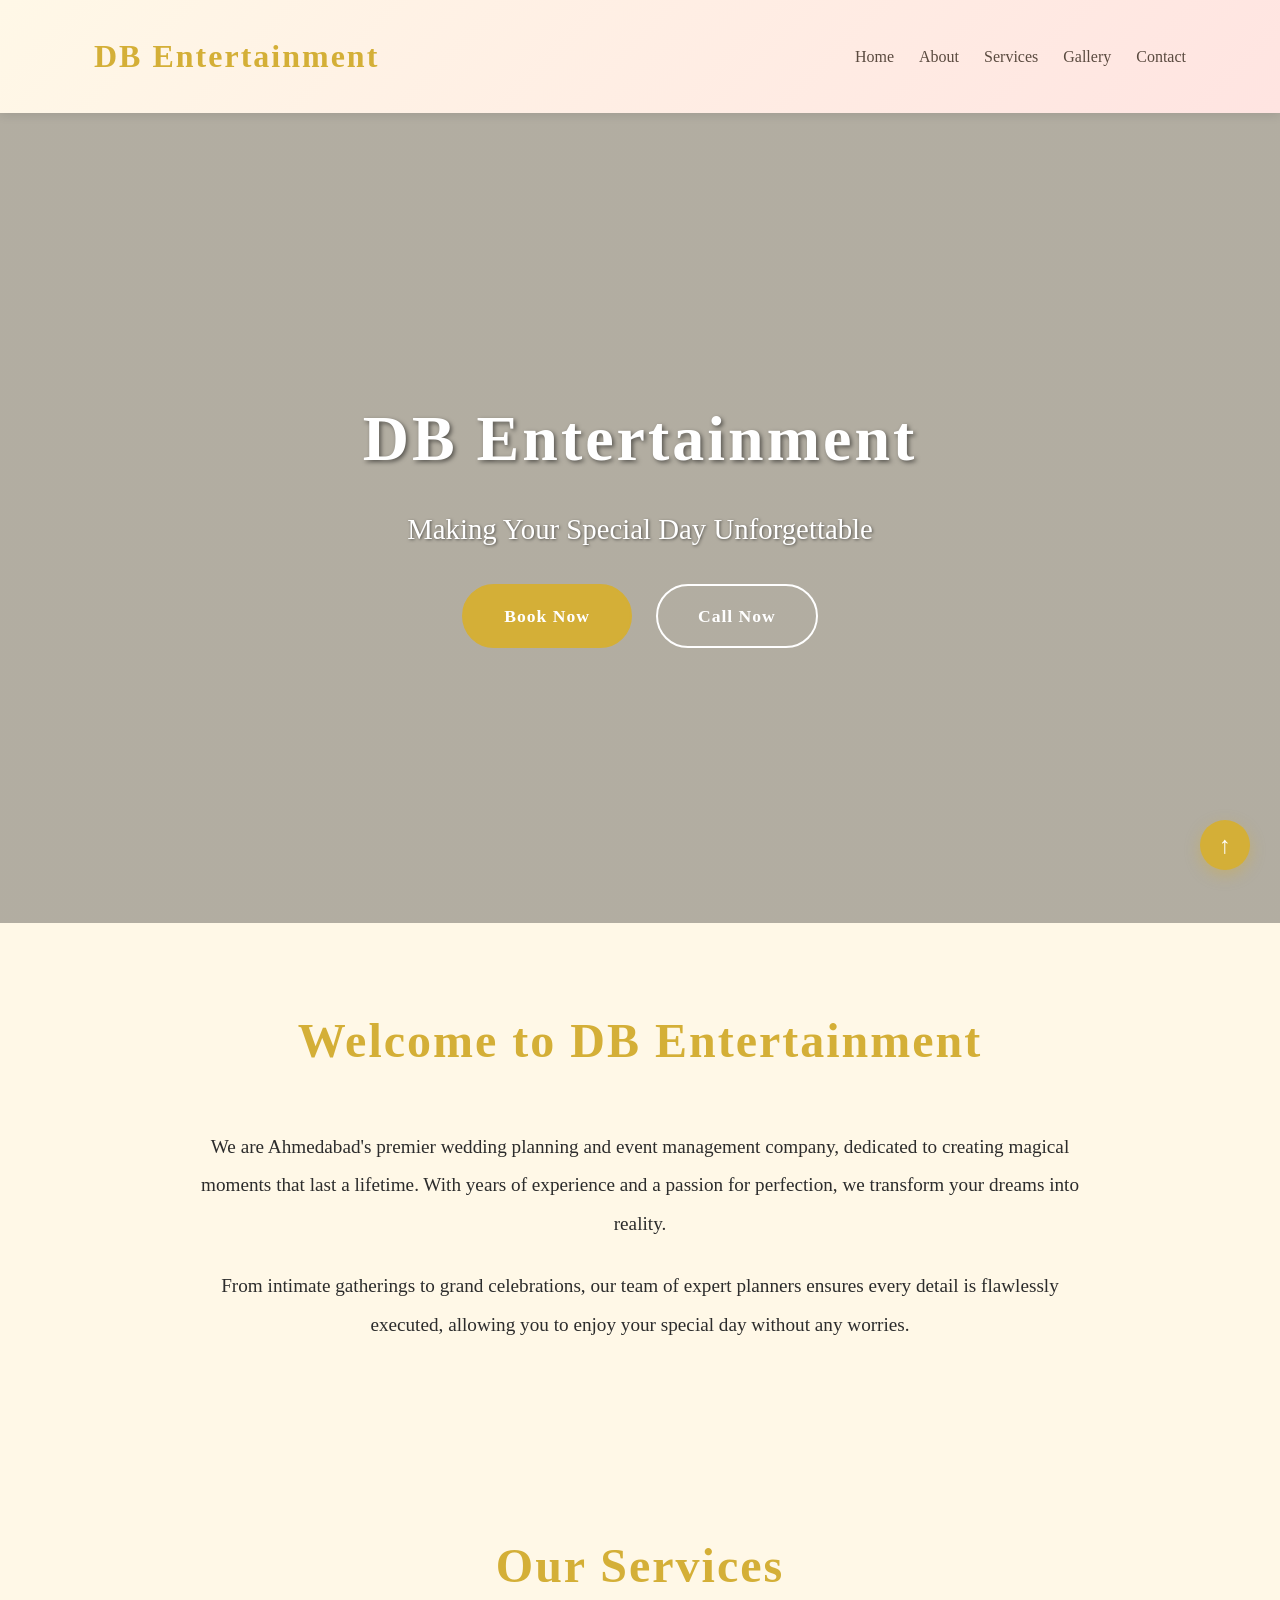
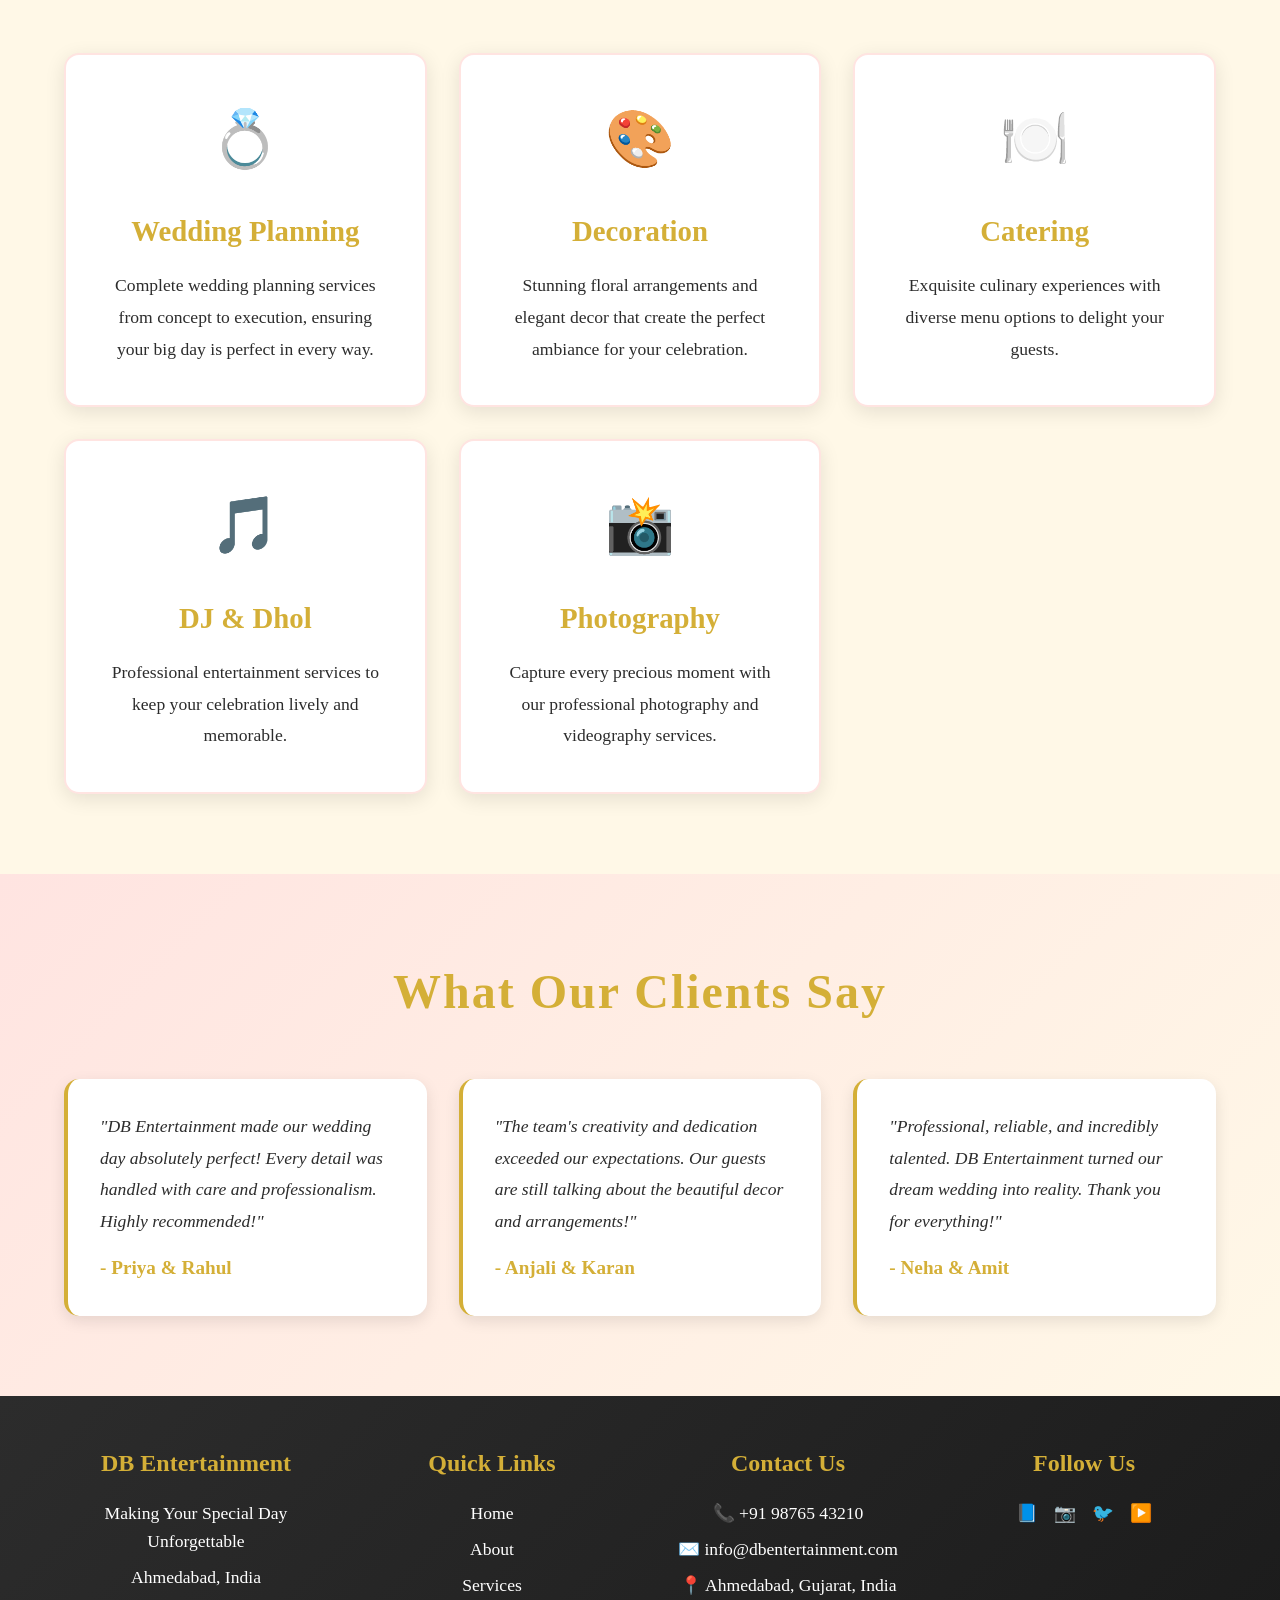
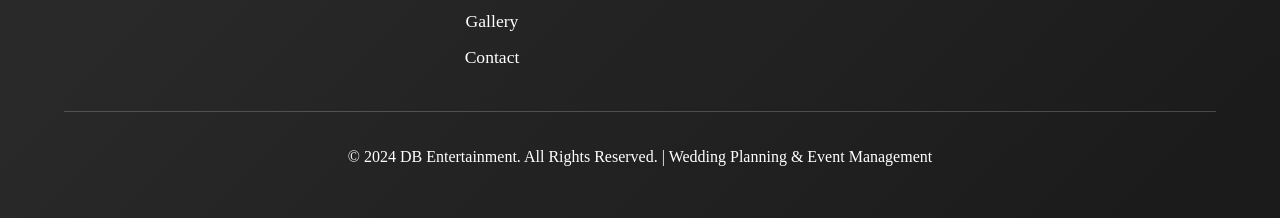
<file: index.html>
<!DOCTYPE html>
<html lang="en">
<head>
    <meta charset="UTF-8">
    <meta name="viewport" content="width=device-width, initial-scale=1.0">
    <title>DB Entertainment - Wedding Planning & Event Management | Ahmedabad</title>
    <link rel="stylesheet" href="style.css">
</head>
<body>
    <!-- Navigation -->
    <nav>
        <div class="nav-container">
            <a href="index.html" class="logo">DB Entertainment</a>
            <ul class="nav-links">
                <li><a href="index.html">Home</a></li>
                <li><a href="about.html">About</a></li>
                <li><a href="services.html">Services</a></li>
                <li><a href="gallery.html">Gallery</a></li>
                <li><a href="contact.html">Contact</a></li>
            </ul>
        </div>
    </nav>

    <!-- Back to Top Button -->
    <a href="#" class="back-to-top">↑</a>

    <!-- Hero Section -->
    <section class="hero">
        <div class="hero-content">
            <h1>DB Entertainment</h1>
            <p>Making Your Special Day Unforgettable</p>
            <div class="btn-group">
                <a href="contact.html" class="btn btn-primary">Book Now</a>
                <a href="tel:+919876543210" class="btn btn-secondary">Call Now</a>
            </div>
        </div>
    </section>

    <!-- About Section -->
    <section class="about">
        <h2 class="section-title">Welcome to DB Entertainment</h2>
        <div class="about-content">
            <p>We are Ahmedabad's premier wedding planning and event management company, dedicated to creating magical moments that last a lifetime. With years of experience and a passion for perfection, we transform your dreams into reality.</p>
            <p>From intimate gatherings to grand celebrations, our team of expert planners ensures every detail is flawlessly executed, allowing you to enjoy your special day without any worries.</p>
        </div>
    </section>

    <!-- Services Preview -->
    <section class="services">
        <h2 class="section-title">Our Services</h2>
        <div class="services-grid">
            <div class="service-card">
                <div class="service-icon">💍</div>
                <h3>Wedding Planning</h3>
                <p>Complete wedding planning services from concept to execution, ensuring your big day is perfect in every way.</p>
            </div>
            <div class="service-card">
                <div class="service-icon">🎨</div>
                <h3>Decoration</h3>
                <p>Stunning floral arrangements and elegant decor that create the perfect ambiance for your celebration.</p>
            </div>
            <div class="service-card">
                <div class="service-icon">🍽️</div>
                <h3>Catering</h3>
                <p>Exquisite culinary experiences with diverse menu options to delight your guests.</p>
            </div>
            <div class="service-card">
                <div class="service-icon">🎵</div>
                <h3>DJ & Dhol</h3>
                <p>Professional entertainment services to keep your celebration lively and memorable.</p>
            </div>
            <div class="service-card">
                <div class="service-icon">📸</div>
                <h3>Photography</h3>
                <p>Capture every precious moment with our professional photography and videography services.</p>
            </div>
        </div>
    </section>

    <!-- Testimonials -->
    <section class="testimonials">
        <h2 class="section-title">What Our Clients Say</h2>
        <div class="testimonial-grid">
            <div class="testimonial-card">
                <p>"DB Entertainment made our wedding day absolutely perfect! Every detail was handled with care and professionalism. Highly recommended!"</p>
                <div class="testimonial-author">- Priya & Rahul</div>
            </div>
            <div class="testimonial-card">
                <p>"The team's creativity and dedication exceeded our expectations. Our guests are still talking about the beautiful decor and arrangements!"</p>
                <div class="testimonial-author">- Anjali & Karan</div>
            </div>
            <div class="testimonial-card">
                <p>"Professional, reliable, and incredibly talented. DB Entertainment turned our dream wedding into reality. Thank you for everything!"</p>
                <div class="testimonial-author">- Neha & Amit</div>
            </div>
        </div>
    </section>

    <!-- Footer -->
    <footer>
        <div class="footer-content">
            <div class="footer-section">
                <h3>DB Entertainment</h3>
                <p>Making Your Special Day Unforgettable</p>
                <p>Ahmedabad, India</p>
            </div>
            <div class="footer-section">
                <h3>Quick Links</h3>
                <a href="index.html">Home</a>
                <a href="about.html">About</a>
                <a href="services.html">Services</a>
                <a href="gallery.html">Gallery</a>
                <a href="contact.html">Contact</a>
            </div>
            <div class="footer-section">
                <h3>Contact Us</h3>
                <p>📞 +91 98765 43210</p>
                <p>✉️ info@dbentertainment.com</p>
                <p>📍 Ahmedabad, Gujarat, India</p>
            </div>
            <div class="footer-section">
                <h3>Follow Us</h3>
                <div class="social-links">
                    <a href="#">📘</a>
                    <a href="#">📷</a>
                    <a href="#">🐦</a>
                    <a href="#">▶️</a>
                </div>
            </div>
        </div>
        <div class="copyright">
            <p>&copy; 2024 DB Entertainment. All Rights Reserved. | Wedding Planning & Event Management</p>
        </div>
    </footer>
</body>
</html>
</file>
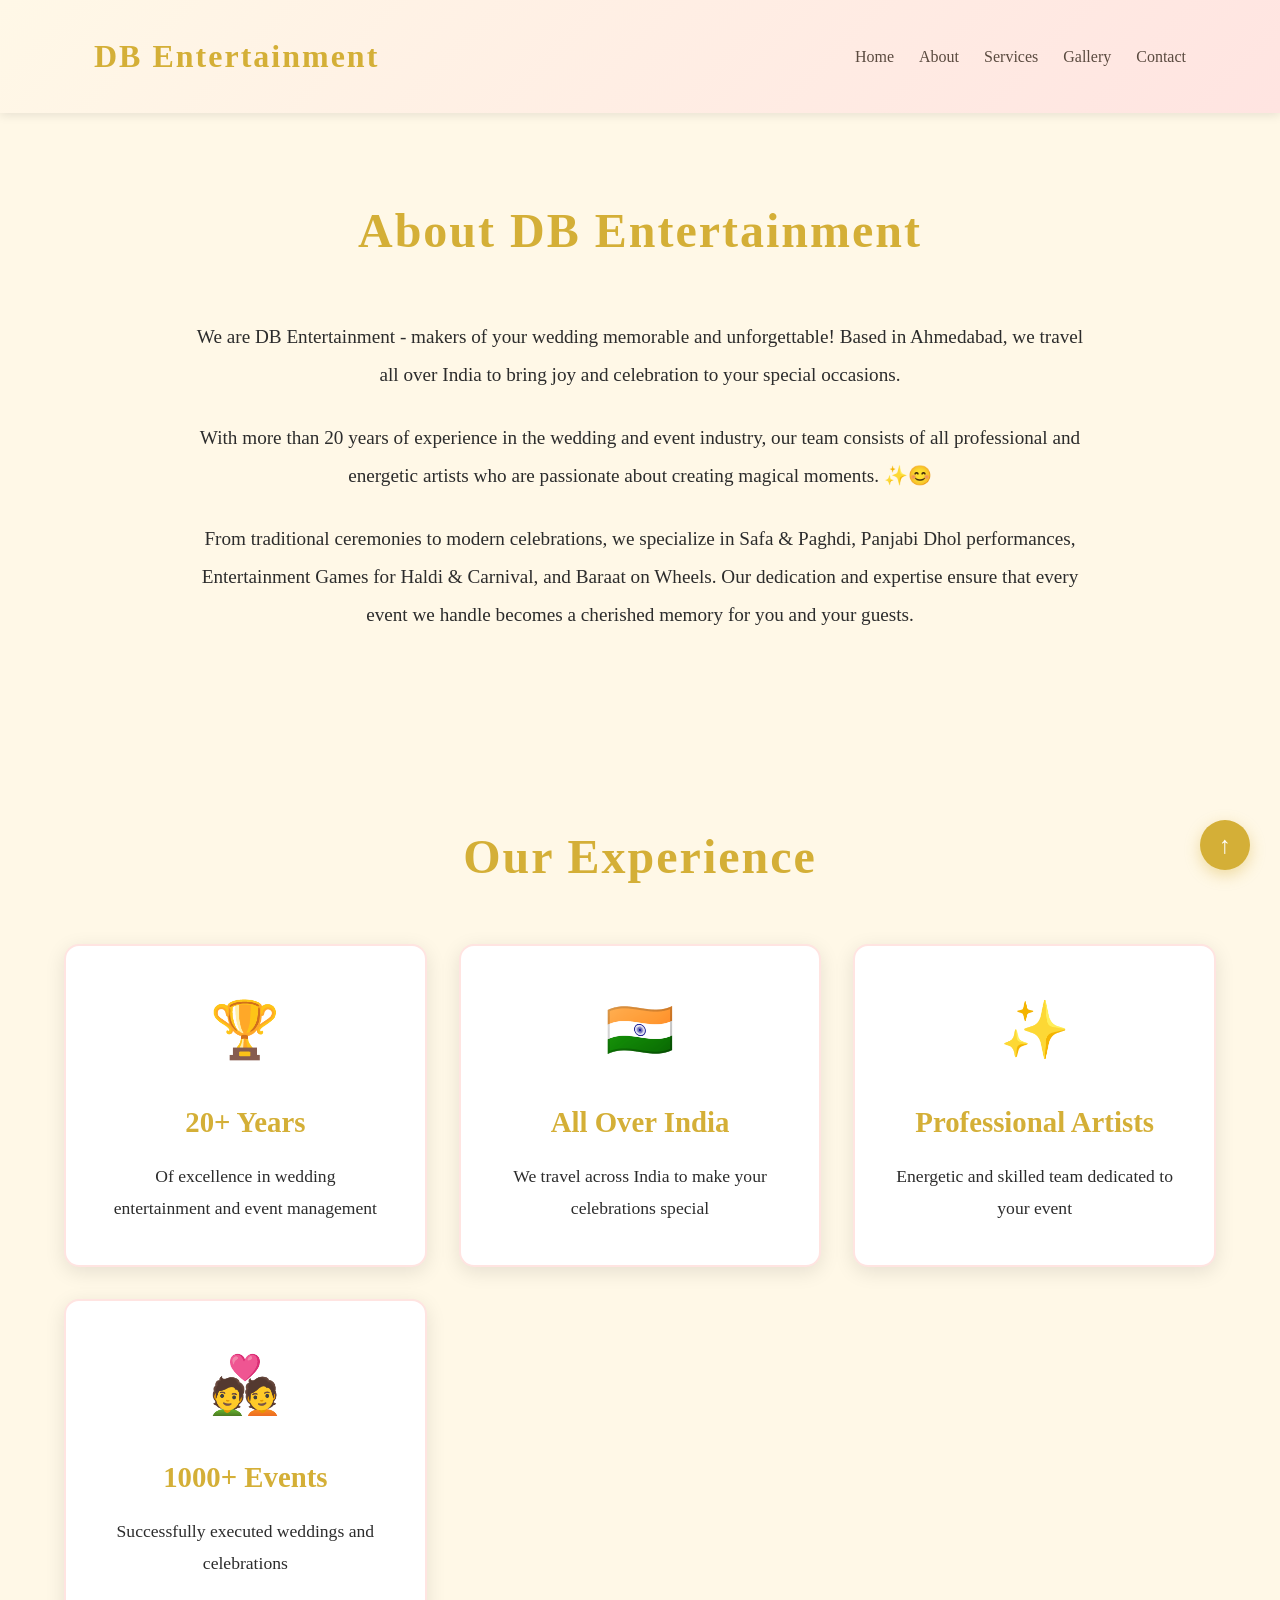
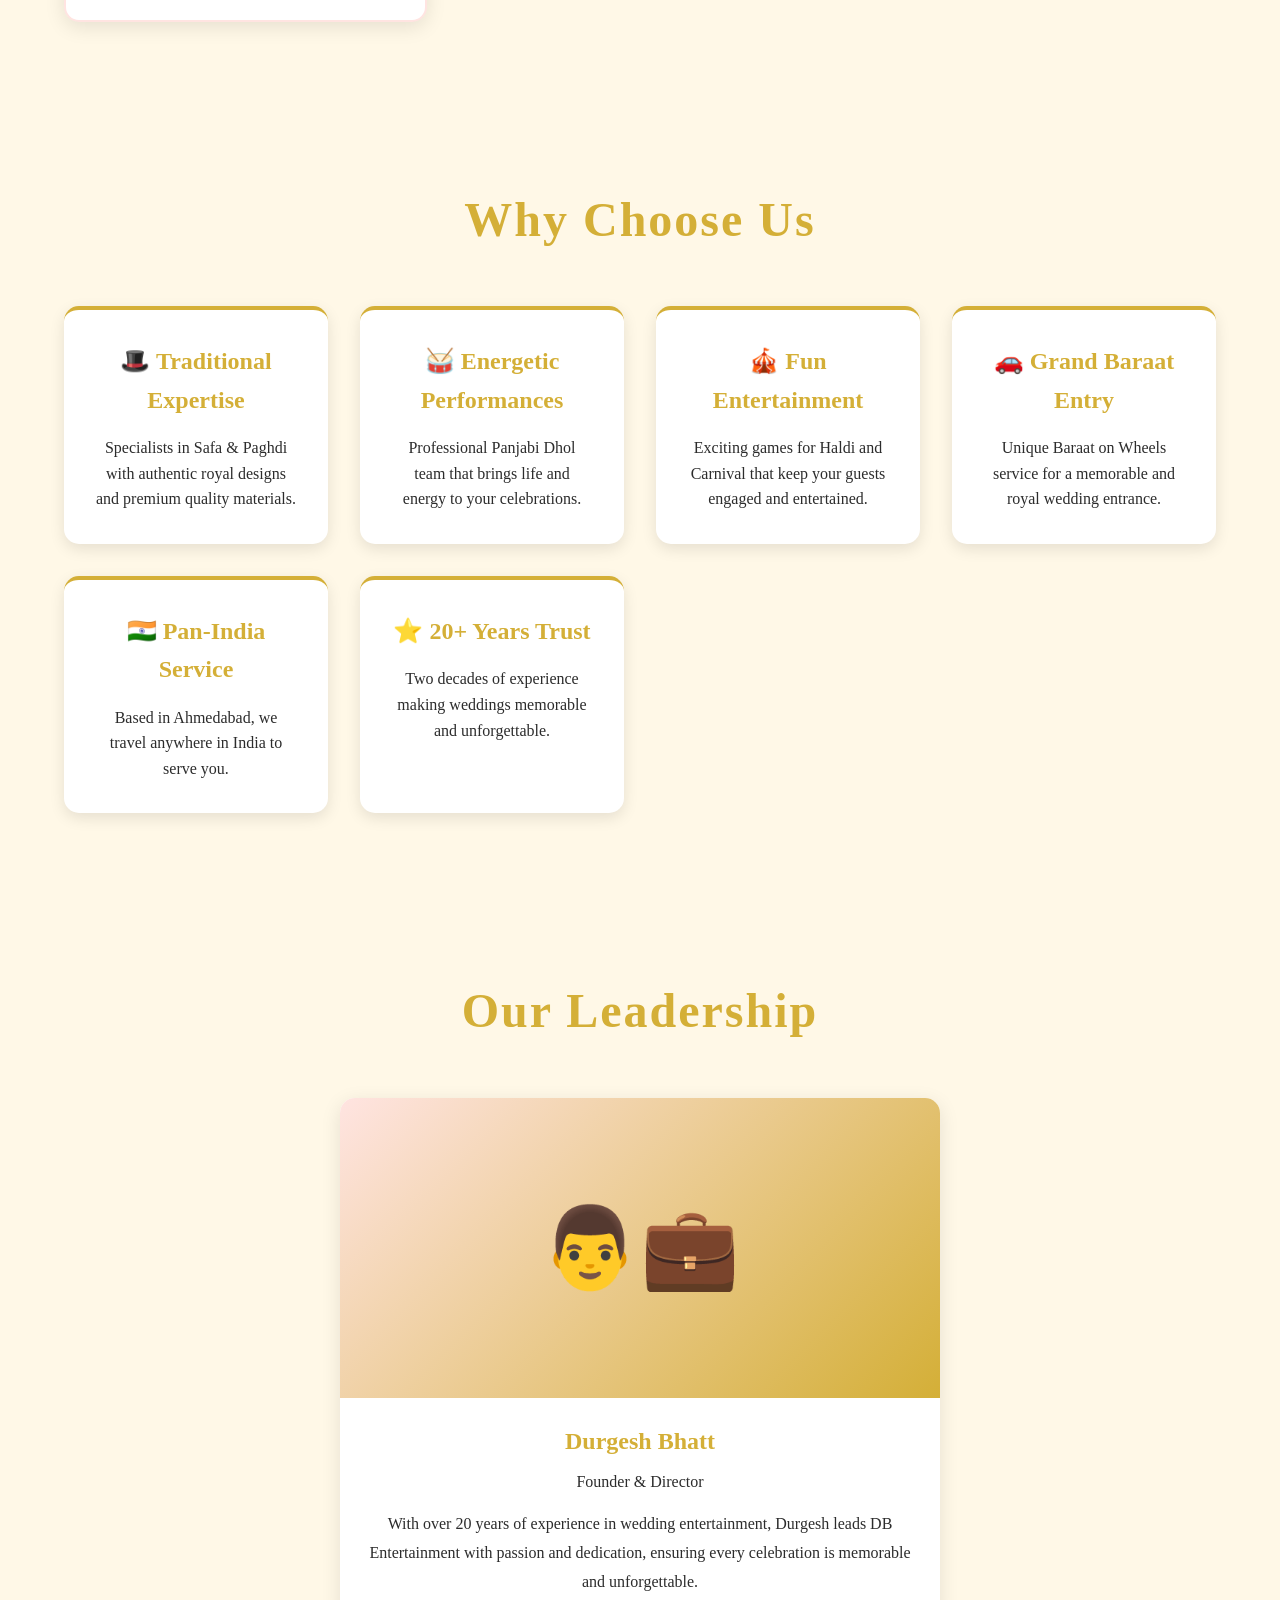
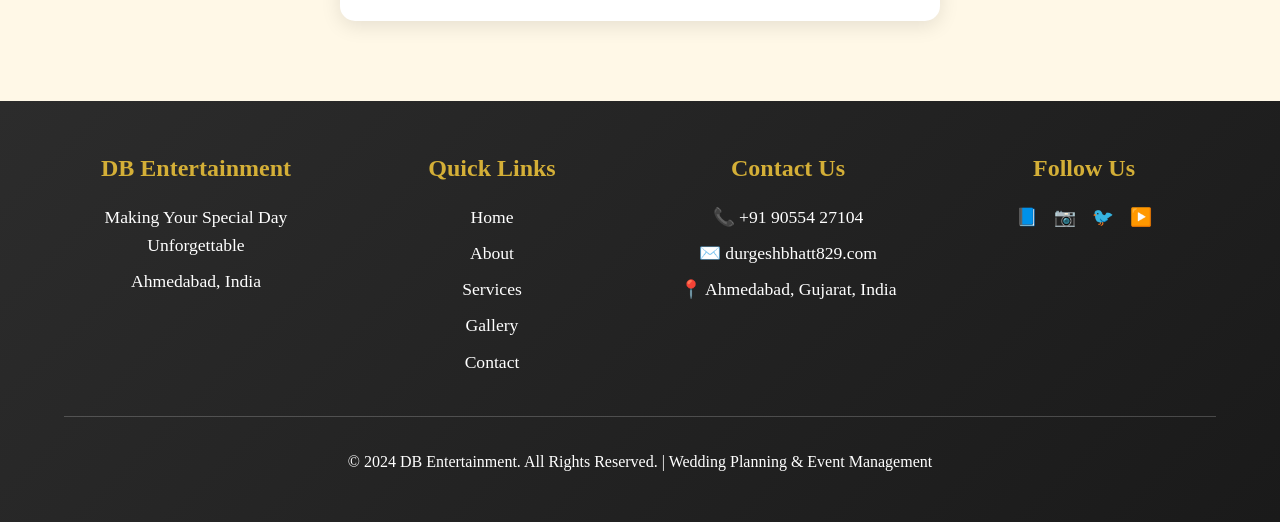
<file: about.html>
<!DOCTYPE html>
<html lang="en">
<head>
    <meta charset="UTF-8">
    <meta name="viewport" content="width=device-width, initial-scale=1.0">
    <title>About Us - DB Entertainment | Wedding Planners Ahmedabad</title>
    <link rel="stylesheet" href="style.css">
</head>
<body>
    <!-- Navigation -->
    <nav>
        <div class="nav-container">
            <a href="index.html" class="logo">DB Entertainment</a>
            <ul class="nav-links">
                <li><a href="index.html">Home</a></li>
                <li><a href="about.html">About</a></li>
                <li><a href="services.html">Services</a></li>
                <li><a href="gallery.html">Gallery</a></li>
                <li><a href="contact.html">Contact</a></li>
            </ul>
        </div>
    </nav>

    <!-- Back to Top Button -->
    <a href="#" class="back-to-top">↑</a>

    <!-- About Section -->
    <section class="about">
        <h2 class="section-title">About DB Entertainment</h2>
        <div class="about-content">
            <p>We are DB Entertainment - makers of your wedding memorable and unforgettable! Based in Ahmedabad, we travel all over India to bring joy and celebration to your special occasions.</p>
            <p>With more than 20 years of experience in the wedding and event industry, our team consists of all professional and energetic artists who are passionate about creating magical moments. ✨😊</p>
            <p>From traditional ceremonies to modern celebrations, we specialize in Safa & Paghdi, Panjabi Dhol performances, Entertainment Games for Haldi & Carnival, and Baraat on Wheels. Our dedication and expertise ensure that every event we handle becomes a cherished memory for you and your guests.</p>
        </div>
    </section>

    <!-- Experience Section -->
    <section class="services">
        <h2 class="section-title">Our Experience</h2>
        <div class="services-grid">
            <div class="service-card">
                <div class="service-icon">🏆</div>
                <h3>20+ Years</h3>
                <p>Of excellence in wedding entertainment and event management</p>
            </div>
            <div class="service-card">
                <div class="service-icon">🇮🇳</div>
                <h3>All Over India</h3>
                <p>We travel across India to make your celebrations special</p>
            </div>
            <div class="service-card">
                <div class="service-icon">✨</div>
                <h3>Professional Artists</h3>
                <p>Energetic and skilled team dedicated to your event</p>
            </div>
            <div class="service-card">
                <div class="service-icon">💑</div>
                <h3>1000+ Events</h3>
                <p>Successfully executed weddings and celebrations</p>
            </div>
        </div>
    </section>

    <!-- Why Choose Us -->
    <section class="about">
        <h2 class="section-title">Why Choose Us</h2>
        <div class="features-grid">
            <div class="feature-box">
                <h3>🎩 Traditional Expertise</h3>
                <p>Specialists in Safa & Paghdi with authentic royal designs and premium quality materials.</p>
            </div>
            <div class="feature-box">
                <h3>🥁 Energetic Performances</h3>
                <p>Professional Panjabi Dhol team that brings life and energy to your celebrations.</p>
            </div>
            <div class="feature-box">
                <h3>🎪 Fun Entertainment</h3>
                <p>Exciting games for Haldi and Carnival that keep your guests engaged and entertained.</p>
            </div>
            <div class="feature-box">
                <h3>🚗 Grand Baraat Entry</h3>
                <p>Unique Baraat on Wheels service for a memorable and royal wedding entrance.</p>
            </div>
            <div class="feature-box">
                <h3>🇮🇳 Pan-India Service</h3>
                <p>Based in Ahmedabad, we travel anywhere in India to serve you.</p>
            </div>
            <div class="feature-box">
                <h3>⭐ 20+ Years Trust</h3>
                <p>Two decades of experience making weddings memorable and unforgettable.</p>
            </div>
        </div>
    </section>

    <!-- Leadership Section -->
    <section class="services">
        <h2 class="section-title">Our Leadership</h2>
        <div style="max-width: 600px; margin: 0 auto;">
            <div class="team-member">
                <div class="team-img">👨💼</div>
                <div class="team-info">
                    <h3>Durgesh Bhatt</h3>
                    <p>Founder & Director</p>
                    <p style="margin-top: 1rem; font-size: 1rem; line-height: 1.8;">With over 20 years of experience in wedding entertainment, Durgesh leads DB Entertainment with passion and dedication, ensuring every celebration is memorable and unforgettable.</p>
                </div>
            </div>
        </div>
    </section>

    <!-- Footer -->
    <footer>
        <div class="footer-content">
            <div class="footer-section">
                <h3>DB Entertainment</h3>
                <p>Making Your Special Day Unforgettable</p>
                <p>Ahmedabad, India</p>
            </div>
            <div class="footer-section">
                <h3>Quick Links</h3>
                <a href="index.html">Home</a>
                <a href="about.html">About</a>
                <a href="services.html">Services</a>
                <a href="gallery.html">Gallery</a>
                <a href="contact.html">Contact</a>
            </div>
            <div class="footer-section">
                <h3>Contact Us</h3>
                <p>📞 +91 90554 27104</p>
                <p>✉️ durgeshbhatt829.com</p>
                <p>📍 Ahmedabad, Gujarat, India</p>
            </div>
            <div class="footer-section">
                <h3>Follow Us</h3>
                <div class="social-links">
                    <a href="https://www.instagram.com/db_entertainment_musical?utm_source=ig_web_button_share_sheet&igsh=ZDNlZDc0MzIxNw==">📘</a>
                            <div class="gallery-overlay">instagram</div>
                    <a href="#">📷</a>
                    <a href="#">🐦</a>
                    <a href="#">▶️</a>
                </div>
            </div>
        </div>
        <div class="copyright">
            <p>&copy; 2024 DB Entertainment. All Rights Reserved. | Wedding Planning & Event Management</p>
        </div>
    </footer>
</body>
</html>
</file>
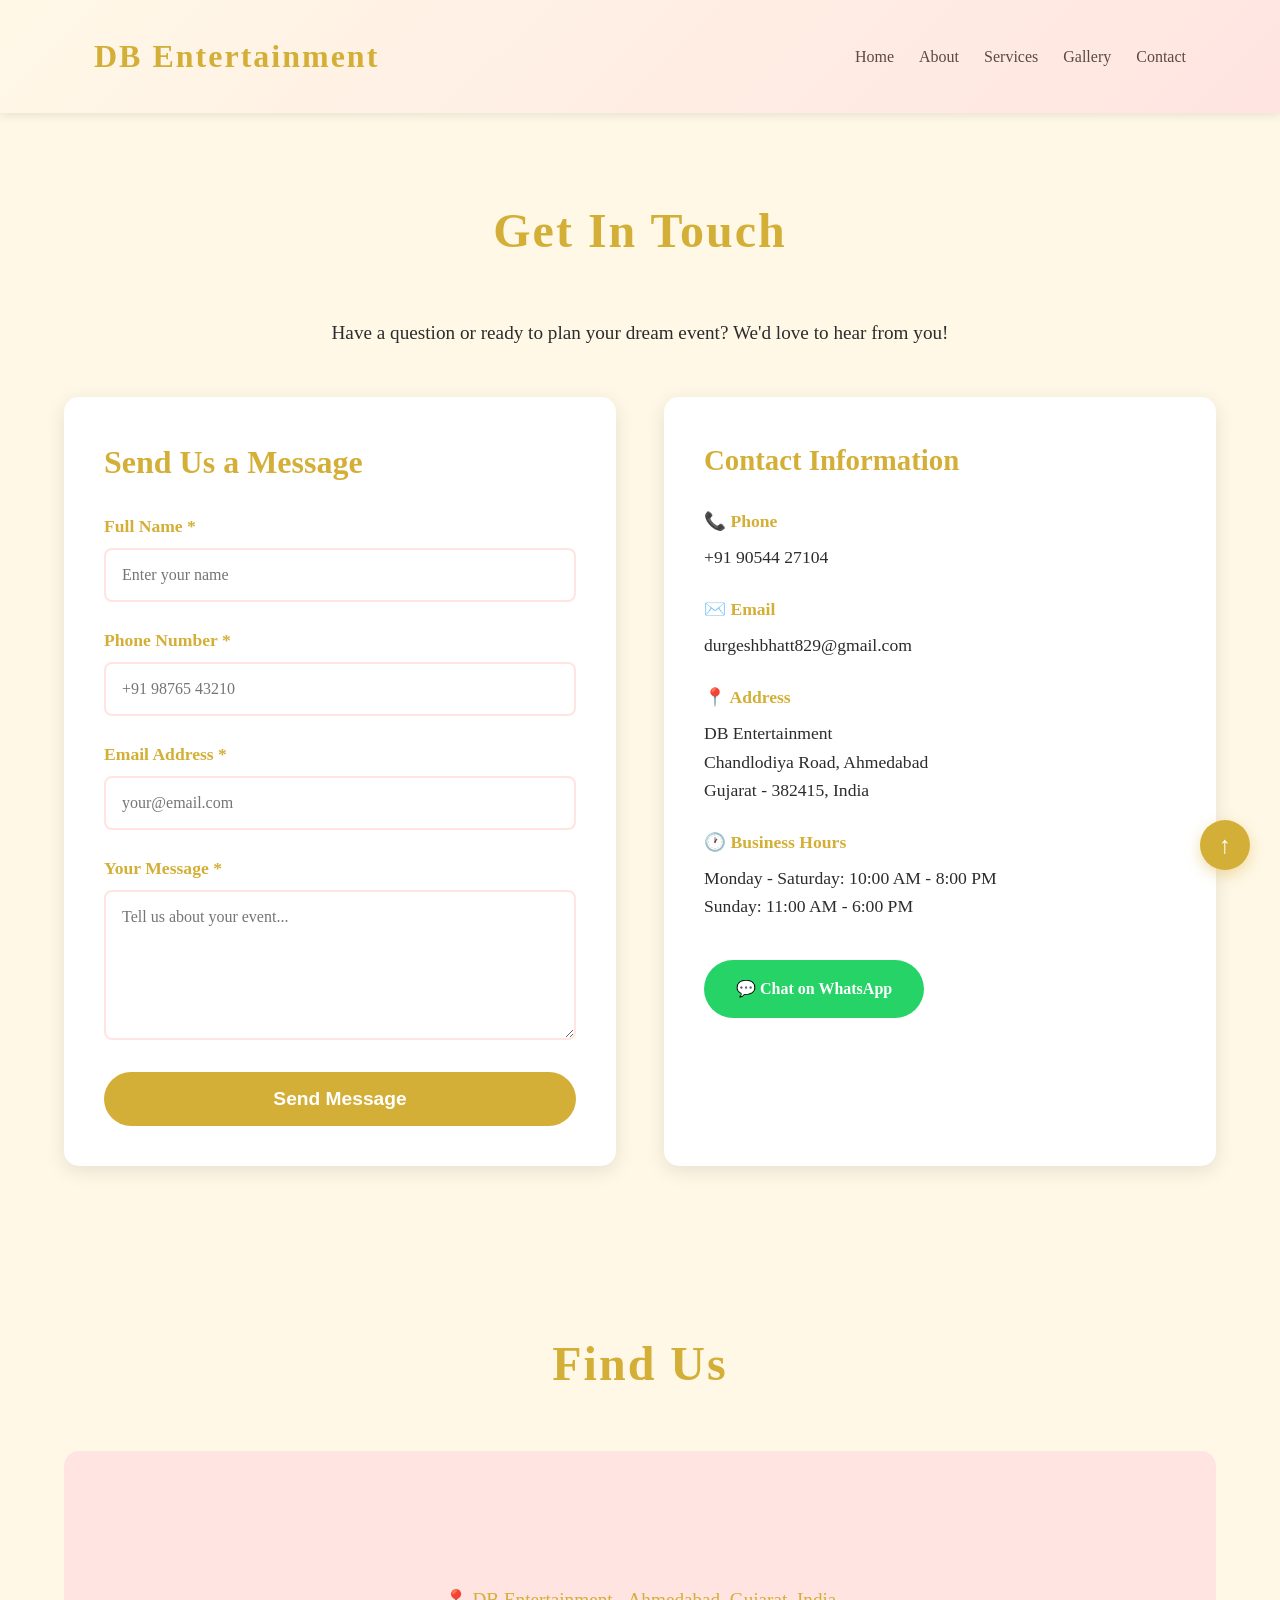
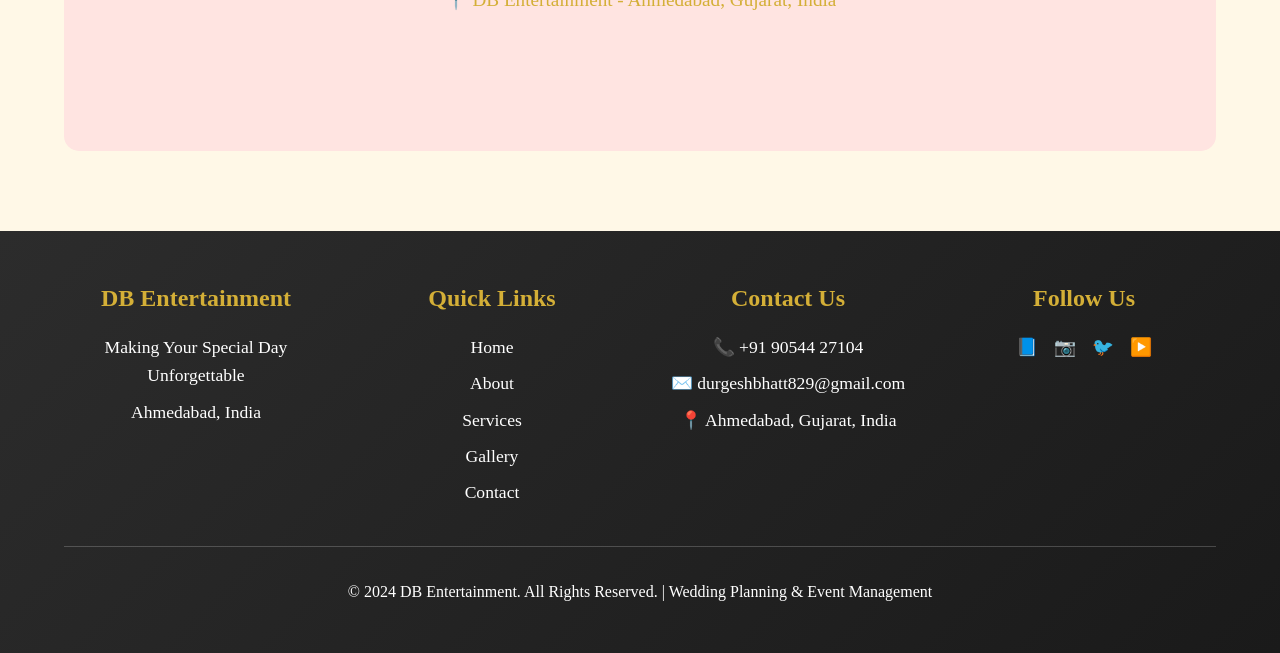
<file: contact.html>
<!DOCTYPE html>
<html lang="en">
<head>
    <meta charset="UTF-8">
    <meta name="viewport" content="width=device-width, initial-scale=1.0">
    <title>Contact Us - DB Entertainment | Wedding Planners Ahmedabad</title>
    <link rel="stylesheet" href="style.css">
</head>
<body>
    <!-- Navigation -->
    <nav>
        <div class="nav-container">
            <a href="index.html" class="logo">DB Entertainment</a>
            <ul class="nav-links">
                <li><a href="index.html">Home</a></li>
                <li><a href="about.html">About</a></li>
                <li><a href="services.html">Services</a></li>
                <li><a href="gallery.html">Gallery</a></li>
                <li><a href="contact.html">Contact</a></li>
            </ul>
        </div>
    </nav>

    <!-- Back to Top Button -->
    <a href="#" class="back-to-top">↑</a>

    <!-- Contact Section -->
    <section class="services">
        <h2 class="section-title">Get In Touch</h2>
        <p style="text-align: center; font-size: 1.2rem; max-width: 800px; margin: 0 auto 3rem;">Have a question or ready to plan your dream event? We'd love to hear from you!</p>
        
        <div class="contact-container">
            <!-- Contact Form -->
            <div class="contact-form">
                <h3 style="color: var(--gold); font-size: 2rem; margin-bottom: 1.5rem;">Send Us a Message</h3>
                <form>
                    <div class="form-group">
                        <label for="name">Full Name *</label>
                        <input type="text" id="name" name="name" required placeholder="Enter your name">
                    </div>
                    
                    <div class="form-group">
                        <label for="phone">Phone Number *</label>
                        <input type="tel" id="phone" name="phone" required placeholder="+91 98765 43210">
                    </div>
                    
                    <div class="form-group">
                        <label for="email">Email Address *</label>
                        <input type="email" id="email" name="email" required placeholder="your@email.com">
                    </div>
                    
                    <div class="form-group">
                        <label for="message">Your Message *</label>
                        <textarea id="message" name="message" required placeholder="Tell us about your event..."></textarea>
                    </div>
                    
                    <button type="submit" class="btn-submit">Send Message</button>
                </form>
            </div>
            
            <!-- Contact Information -->
            <div class="contact-info">
                <h3>Contact Information</h3>
                
                <div class="contact-detail">
                    <strong>📞 Phone</strong>
                    <p>+91 90544 27104</p>
                </div>
                
                <div class="contact-detail">
                    <strong>✉️ Email</strong>
                    <p>durgeshbhatt829@gmail.com</p>
                </div>
                
                <div class="contact-detail">
                    <strong>📍 Address</strong>
                    <p>DB Entertainment</p>
                    <p>Chandlodiya Road, Ahmedabad</p>
                    <p>Gujarat - 382415, India</p>
                </div>
                
                <div class="contact-detail">
                    <strong>🕐 Business Hours</strong>
                    <p>Monday - Saturday: 10:00 AM - 8:00 PM</p>
                    <p>Sunday: 11:00 AM - 6:00 PM</p>
                </div>
                
                <a href="https://wa.me/9054427104" class="whatsapp-btn" target="_blank">💬 Chat on WhatsApp</a>
            </div>
        </div>
    </section>

    <!-- Map Section -->
    <section class="about">
        <h2 class="section-title">Find Us</h2>
        <div class="map-container">
            <p>📍 DB Entertainment - Ahmedabad, Gujarat, India</p>
            <!-- Google Maps Embed Placeholder -->
            <!-- Replace with actual Google Maps embed code -->
        </div>
    </section>

    <!-- Footer -->
    <footer>
        <div class="footer-content">
            <div class="footer-section">
                <h3>DB Entertainment</h3>
                <p>Making Your Special Day Unforgettable</p>
                <p>Ahmedabad, India</p>
            </div>
            <div class="footer-section">
                <h3>Quick Links</h3>
                <a href="index.html">Home</a>
                <a href="about.html">About</a>
                <a href="services.html">Services</a>
                <a href="gallery.html">Gallery</a>
                <a href="contact.html">Contact</a>
            </div>
            <div class="footer-section">
                <h3>Contact Us</h3>
                <p>📞 +91 90544 27104</p>
                <p>✉️ durgeshbhatt829@gmail.com</p>
                <p>📍 Ahmedabad, Gujarat, India</p>
            </div>
            <div class="footer-section">
                <h3>Follow Us</h3>
                <div class="social-links">
                    <a href="https://www.instagram.com/db_entertainment_musical?utm_source=ig_web_button_share_sheet&igsh=ZDNlZDc0MzIxNw==">📘</a>
                            <div class="gallery-overlay">instagram</div>
                    <a href="#">📷</a>
                    <a href="#">🐦</a>
                    <a href="#">▶️</a>
                </div>
            </div>
        </div>
        <div class="copyright">
            <p>&copy; 2024 DB Entertainment. All Rights Reserved. | Wedding Planning & Event Management</p>
        </div>
    </footer>
</body>
</html>
</file>
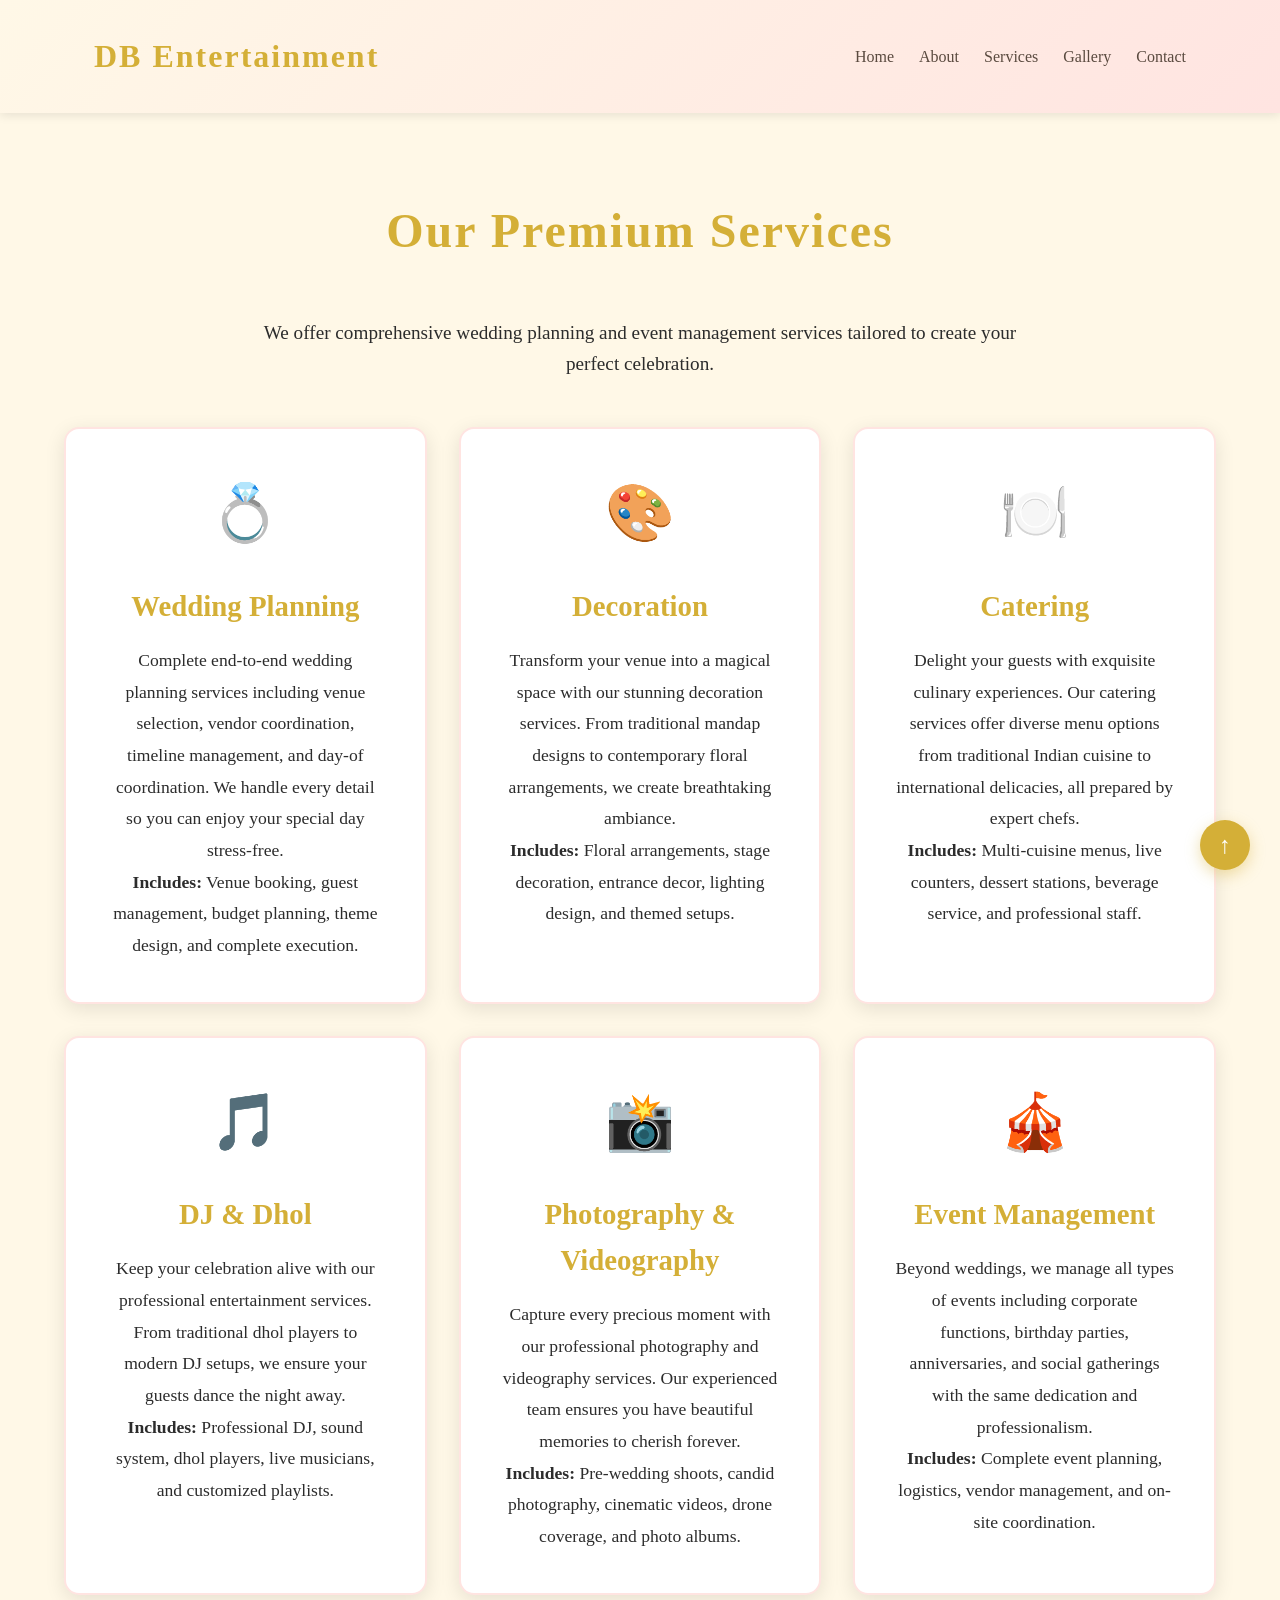
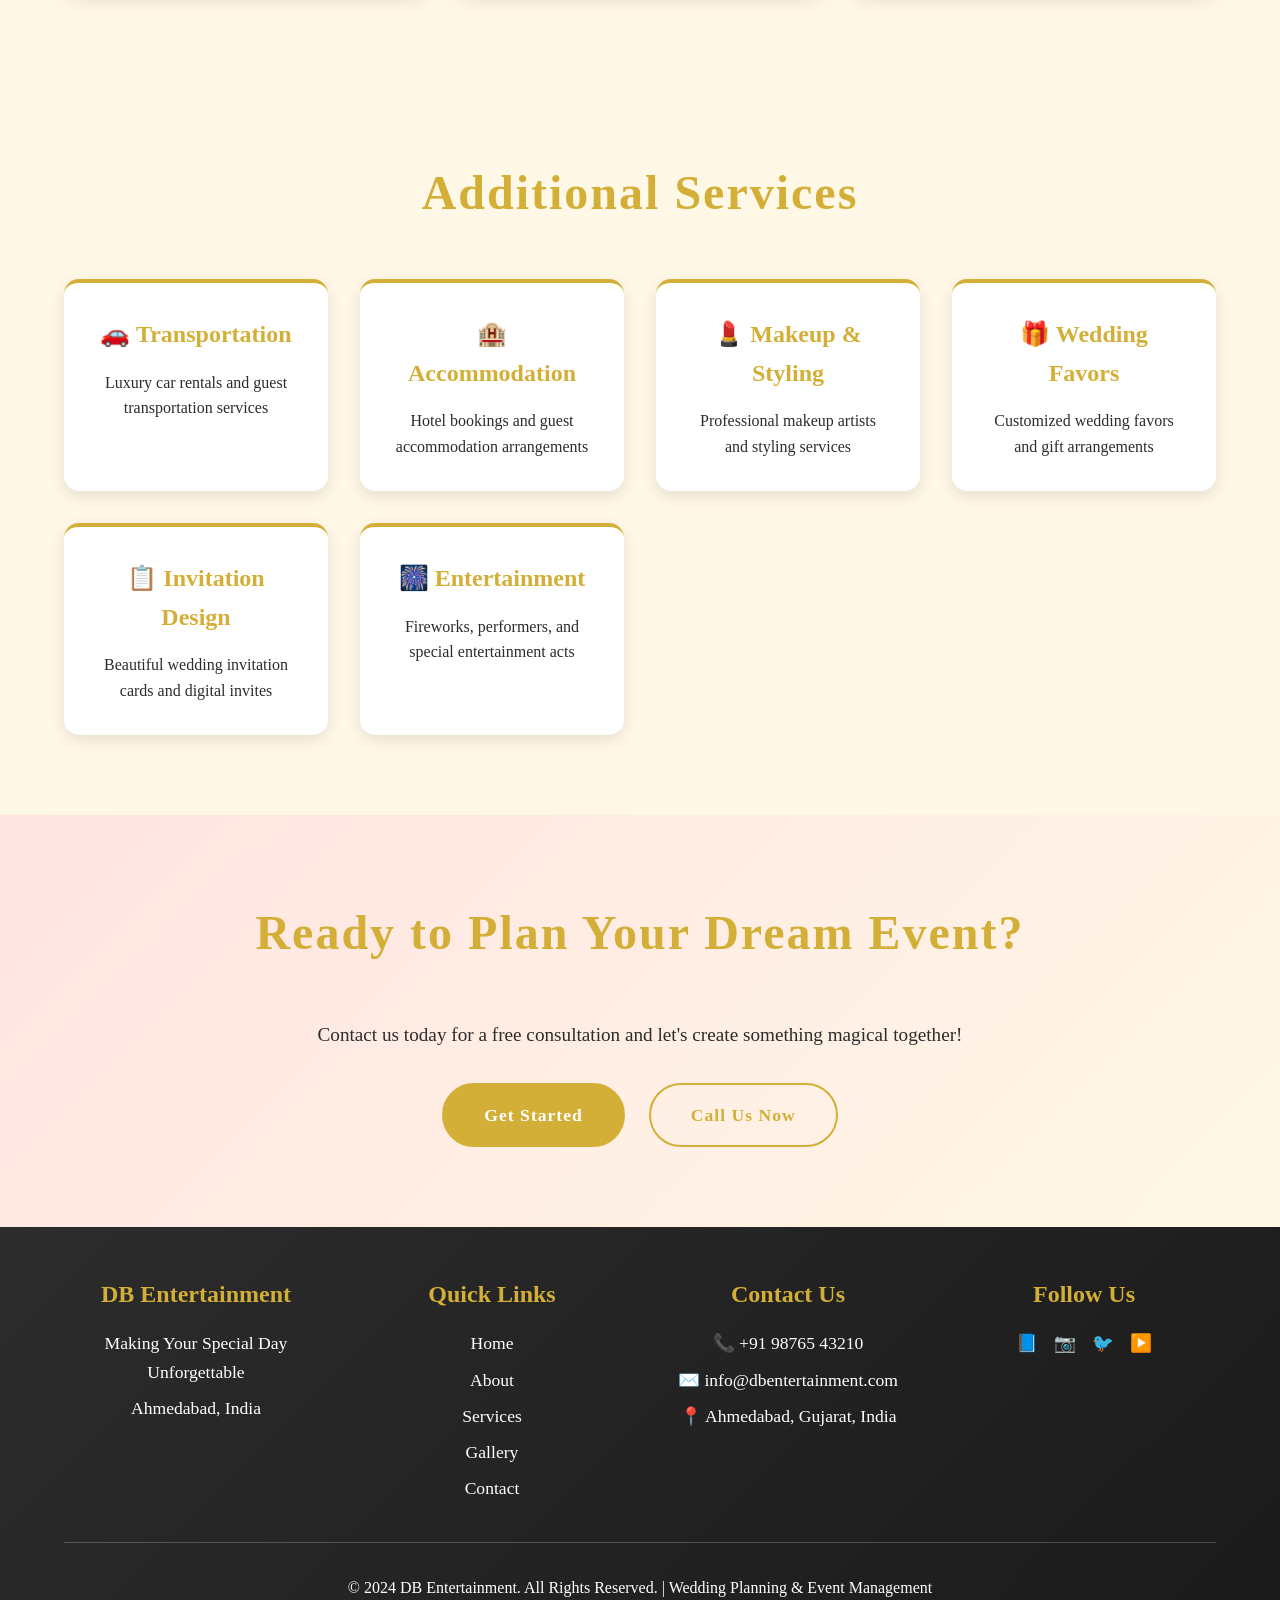
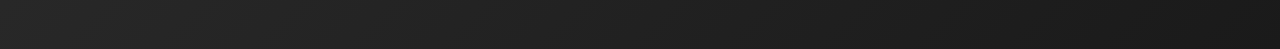
<file: services.html>
<!DOCTYPE html>
<html lang="en">
<head>
    <meta charset="UTF-8">
    <meta name="viewport" content="width=device-width, initial-scale=1.0">
    <title>Our Services - DB Entertainment | Wedding Services Ahmedabad</title>
    <link rel="stylesheet" href="style.css">
</head>
<body>
    <!-- Navigation -->
    <nav>
        <div class="nav-container">
            <a href="index.html" class="logo">DB Entertainment</a>
            <ul class="nav-links">
                <li><a href="index.html">Home</a></li>
                <li><a href="about.html">About</a></li>
                <li><a href="services.html">Services</a></li>
                <li><a href="gallery.html">Gallery</a></li>
                <li><a href="contact.html">Contact</a></li>
            </ul>
        </div>
    </nav>

    <!-- Back to Top Button -->
    <a href="#" class="back-to-top">↑</a>

    <!-- Services Section -->
    <section class="services">
        <h2 class="section-title">Our Premium Services</h2>
        <p style="text-align: center; font-size: 1.2rem; max-width: 800px; margin: 0 auto 3rem;">We offer comprehensive wedding planning and event management services tailored to create your perfect celebration.</p>
        
        <div class="services-grid">
            <div class="service-card">
                <div class="service-icon">💍</div>
                <h3>Wedding Planning</h3>
                <p>Complete end-to-end wedding planning services including venue selection, vendor coordination, timeline management, and day-of coordination. We handle every detail so you can enjoy your special day stress-free.</p>
                <p><strong>Includes:</strong> Venue booking, guest management, budget planning, theme design, and complete execution.</p>
            </div>

            <div class="service-card">
                <div class="service-icon">🎨</div>
                <h3>Decoration</h3>
                <p>Transform your venue into a magical space with our stunning decoration services. From traditional mandap designs to contemporary floral arrangements, we create breathtaking ambiance.</p>
                <p><strong>Includes:</strong> Floral arrangements, stage decoration, entrance decor, lighting design, and themed setups.</p>
            </div>

            <div class="service-card">
                <div class="service-icon">🍽️</div>
                <h3>Catering</h3>
                <p>Delight your guests with exquisite culinary experiences. Our catering services offer diverse menu options from traditional Indian cuisine to international delicacies, all prepared by expert chefs.</p>
                <p><strong>Includes:</strong> Multi-cuisine menus, live counters, dessert stations, beverage service, and professional staff.</p>
            </div>

            <div class="service-card">
                <div class="service-icon">🎵</div>
                <h3>DJ & Dhol</h3>
                <p>Keep your celebration alive with our professional entertainment services. From traditional dhol players to modern DJ setups, we ensure your guests dance the night away.</p>
                <p><strong>Includes:</strong> Professional DJ, sound system, dhol players, live musicians, and customized playlists.</p>
            </div>

            <div class="service-card">
                <div class="service-icon">📸</div>
                <h3>Photography & Videography</h3>
                <p>Capture every precious moment with our professional photography and videography services. Our experienced team ensures you have beautiful memories to cherish forever.</p>
                <p><strong>Includes:</strong> Pre-wedding shoots, candid photography, cinematic videos, drone coverage, and photo albums.</p>
            </div>

            <div class="service-card">
                <div class="service-icon">🎪</div>
                <h3>Event Management</h3>
                <p>Beyond weddings, we manage all types of events including corporate functions, birthday parties, anniversaries, and social gatherings with the same dedication and professionalism.</p>
                <p><strong>Includes:</strong> Complete event planning, logistics, vendor management, and on-site coordination.</p>
            </div>
        </div>
    </section>

    <!-- Additional Services -->
    <section class="about">
        <h2 class="section-title">Additional Services</h2>
        <div class="features-grid">
            <div class="feature-box">
                <h3>🚗 Transportation</h3>
                <p>Luxury car rentals and guest transportation services</p>
            </div>
            <div class="feature-box">
                <h3>🏨 Accommodation</h3>
                <p>Hotel bookings and guest accommodation arrangements</p>
            </div>
            <div class="feature-box">
                <h3>💄 Makeup & Styling</h3>
                <p>Professional makeup artists and styling services</p>
            </div>
            <div class="feature-box">
                <h3>🎁 Wedding Favors</h3>
                <p>Customized wedding favors and gift arrangements</p>
            </div>
            <div class="feature-box">
                <h3>📋 Invitation Design</h3>
                <p>Beautiful wedding invitation cards and digital invites</p>
            </div>
            <div class="feature-box">
                <h3>🎆 Entertainment</h3>
                <p>Fireworks, performers, and special entertainment acts</p>
            </div>
        </div>
    </section>

    <!-- CTA Section -->
    <section class="about" style="text-align: center; background: linear-gradient(135deg, var(--soft-pink) 0%, var(--cream) 100%);">
        <h2 class="section-title">Ready to Plan Your Dream Event?</h2>
        <p style="font-size: 1.2rem; margin-bottom: 2rem;">Contact us today for a free consultation and let's create something magical together!</p>
        <div class="btn-group">
            <a href="contact.html" class="btn btn-primary">Get Started</a>
            <a href="tel:+919876543210" class="btn btn-secondary" style="color: var(--gold); border-color: var(--gold);">Call Us Now</a>
        </div>
    </section>

    <!-- Footer -->
    <footer>
        <div class="footer-content">
            <div class="footer-section">
                <h3>DB Entertainment</h3>
                <p>Making Your Special Day Unforgettable</p>
                <p>Ahmedabad, India</p>
            </div>
            <div class="footer-section">
                <h3>Quick Links</h3>
                <a href="index.html">Home</a>
                <a href="about.html">About</a>
                <a href="services.html">Services</a>
                <a href="gallery.html">Gallery</a>
                <a href="contact.html">Contact</a>
            </div>
            <div class="footer-section">
                <h3>Contact Us</h3>
                <p>📞 +91 98765 43210</p>
                <p>✉️ info@dbentertainment.com</p>
                <p>📍 Ahmedabad, Gujarat, India</p>
            </div>
            <div class="footer-section">
                <h3>Follow Us</h3>
                <div class="social-links">
                    <a href="#">📘</a>
                    <a href="#">📷</a>
                    <a href="#">🐦</a>
                    <a href="#">▶️</a>
                </div>
            </div>
        </div>
        <div class="copyright">
            <p>&copy; 2024 DB Entertainment. All Rights Reserved. | Wedding Planning & Event Management</p>
        </div>
    </footer>
</body>
</html>
</file>
<file: style.css>
/* ===== GLOBAL STYLES ===== */
* {
    margin: 0;
    padding: 0;
    box-sizing: border-box;
}

:root {
    --cream: #FFF8E7;
    --gold: #D4AF37;
    --soft-pink: #FFE4E1;
    --dark-gold: #B8941E;
    --text-dark: #2C2C2C;
    --white: #FFFFFF;
}

body {
    font-family: 'Georgia', 'Times New Roman', serif;
    color: var(--text-dark);
    line-height: 1.6;
    background-color: var(--cream);
}

/* ===== NAVIGATION ===== */
nav {
    background: linear-gradient(135deg, var(--cream) 0%, var(--soft-pink) 100%);
    padding: 1rem 5%;
    position: sticky;
    top: 0;
    z-index: 1000;
    box-shadow: 0 2px 10px rgba(0,0,0,0.1);
}

.nav-container {
    display: flex;
    justify-content: space-between;
    align-items: center;
    max-width: 1400px;
    margin: 0 auto;
}

.logo {
    font-size: 2rem;
    font-weight: bold;
    color: var(--gold);
    text-decoration: none;
    letter-spacing: 2px;
}

.nav-links {
    display: flex;
    list-style: none;
    gap: 2rem;
}

.nav-links a {
    text-decoration: none;
    color: var(--text-dark);
    font-size: 1.1rem;
    transition: color 0.3s;
    font-weight: 500;
}

.nav-links a:hover {
    color: var(--gold);
}

/* ===== HERO SECTION ===== */
.hero {
    height: 90vh;
    background: linear-gradient(rgba(0,0,0,0.3), rgba(0,0,0,0.3)), 
                url('https://images.unsplash.com/photo-1519741497674-611481863552?w=1600') center/cover;
    display: flex;
    align-items: center;
    justify-content: center;
    text-align: center;
    color: var(--white);
}

.hero-content h1 {
    font-size: 4rem;
    margin-bottom: 1rem;
    text-shadow: 2px 2px 4px rgba(0,0,0,0.5);
    letter-spacing: 3px;
}

.hero-content p {
    font-size: 1.8rem;
    margin-bottom: 2rem;
    text-shadow: 1px 1px 3px rgba(0,0,0,0.5);
}

.btn-group {
    display: flex;
    gap: 1.5rem;
    justify-content: center;
}

.btn {
    padding: 1rem 2.5rem;
    text-decoration: none;
    border-radius: 50px;
    font-size: 1.1rem;
    transition: all 0.3s;
    font-weight: bold;
    letter-spacing: 1px;
}

.btn-primary {
    background: var(--gold);
    color: var(--white);
    border: 2px solid var(--gold);
}

.btn-primary:hover {
    background: var(--dark-gold);
    transform: translateY(-3px);
    box-shadow: 0 5px 15px rgba(212, 175, 55, 0.4);
}

.btn-secondary {
    background: transparent;
    color: var(--white);
    border: 2px solid var(--white);
}

.btn-secondary:hover {
    background: var(--white);
    color: var(--gold);
    transform: translateY(-3px);
}

/* ===== SECTIONS ===== */
section {
    padding: 5rem 5%;
    max-width: 1400px;
    margin: 0 auto;
}

.section-title {
    text-align: center;
    font-size: 3rem;
    color: var(--gold);
    margin-bottom: 3rem;
    letter-spacing: 2px;
}

/* ===== ABOUT SECTION ===== */
.about-content {
    text-align: center;
    max-width: 900px;
    margin: 0 auto;
}

.about-content p {
    font-size: 1.2rem;
    line-height: 2;
    margin-bottom: 1.5rem;
}

/* ===== SERVICES SECTION ===== */
.services-grid {
    display: grid;
    grid-template-columns: repeat(auto-fit, minmax(280px, 1fr));
    gap: 2rem;
    margin-top: 3rem;
}

.service-card {
    background: var(--white);
    padding: 2.5rem;
    border-radius: 15px;
    text-align: center;
    box-shadow: 0 5px 20px rgba(0,0,0,0.1);
    transition: transform 0.3s, box-shadow 0.3s;
    border: 2px solid var(--soft-pink);
}

.service-card:hover {
    transform: translateY(-10px);
    box-shadow: 0 10px 30px rgba(212, 175, 55, 0.3);
}

.service-icon {
    font-size: 3.5rem;
    margin-bottom: 1.5rem;
}

.service-card h3 {
    font-size: 1.8rem;
    color: var(--gold);
    margin-bottom: 1rem;
}

.service-card p {
    font-size: 1.1rem;
    line-height: 1.8;
}

/* ===== TESTIMONIALS ===== */
.testimonials {
    background: linear-gradient(135deg, var(--soft-pink) 0%, var(--cream) 100%);
}

.testimonial-grid {
    display: grid;
    grid-template-columns: repeat(auto-fit, minmax(300px, 1fr));
    gap: 2rem;
}

.testimonial-card {
    background: var(--white);
    padding: 2rem;
    border-radius: 15px;
    box-shadow: 0 5px 15px rgba(0,0,0,0.1);
    border-left: 4px solid var(--gold);
}

.testimonial-card p {
    font-size: 1.1rem;
    font-style: italic;
    margin-bottom: 1rem;
    line-height: 1.8;
}

.testimonial-author {
    font-weight: bold;
    color: var(--gold);
    font-size: 1.2rem;
}

/* ===== FOOTER ===== */
footer {
    background: linear-gradient(135deg, var(--text-dark) 0%, #1a1a1a 100%);
    color: var(--white);
    padding: 3rem 5%;
    text-align: center;
}

.footer-content {
    max-width: 1400px;
    margin: 0 auto;
    display: grid;
    grid-template-columns: repeat(auto-fit, minmax(250px, 1fr));
    gap: 2rem;
    margin-bottom: 2rem;
}

.footer-section h3 {
    color: var(--gold);
    margin-bottom: 1rem;
    font-size: 1.5rem;
}

.footer-section p, .footer-section a {
    color: var(--white);
    text-decoration: none;
    display: block;
    margin-bottom: 0.5rem;
    font-size: 1.1rem;
}

.footer-section a:hover {
    color: var(--gold);
}

.social-links {
    display: flex;
    gap: 1rem;
    justify-content: center;
    font-size: 1.8rem;
}

.copyright {
    border-top: 1px solid rgba(255,255,255,0.2);
    padding-top: 2rem;
    font-size: 1rem;
}

/* ===== WHY CHOOSE US ===== */
.features-grid {
    display: grid;
    grid-template-columns: repeat(auto-fit, minmax(250px, 1fr));
    gap: 2rem;
}

.feature-box {
    background: var(--white);
    padding: 2rem;
    border-radius: 15px;
    text-align: center;
    box-shadow: 0 5px 15px rgba(0,0,0,0.1);
    border-top: 4px solid var(--gold);
}

.feature-box h3 {
    color: var(--gold);
    margin-bottom: 1rem;
    font-size: 1.5rem;
}

/* ===== TEAM SECTION ===== */
.team-grid {
    display: grid;
    grid-template-columns: repeat(auto-fit, minmax(250px, 1fr));
    gap: 2rem;
}

.team-member {
    background: var(--white);
    border-radius: 15px;
    overflow: hidden;
    box-shadow: 0 5px 20px rgba(0,0,0,0.1);
    text-align: center;
}

.team-img {
    width: 100%;
    height: 300px;
    background: linear-gradient(135deg, var(--soft-pink), var(--gold));
    display: flex;
    align-items: center;
    justify-content: center;
    font-size: 5rem;
    color: var(--white);
}

.team-info {
    padding: 1.5rem;
}

.team-info h3 {
    color: var(--gold);
    font-size: 1.5rem;
    margin-bottom: 0.5rem;
}

/* ===== GALLERY ===== */
.gallery-grid {
    display: grid;
    grid-template-columns: repeat(auto-fit, minmax(300px, 1fr));
    gap: 1.5rem;
}

.gallery-item {
    position: relative;
    overflow: hidden;
    border-radius: 15px;
    height: 300px;
    background: linear-gradient(135deg, var(--soft-pink), var(--gold));
    cursor: pointer;
}

.gallery-item img {
    width: 100%;
    height: 100%;
    object-fit: cover;
    transition: transform 0.5s;
}

.gallery-item:hover img {
    transform: scale(1.1);
}

.gallery-overlay {
    position: absolute;
    top: 0;
    left: 0;
    width: 100%;
    height: 100%;
    background: rgba(212, 175, 55, 0.8);
    display: flex;
    align-items: center;
    justify-content: center;
    opacity: 0;
    transition: opacity 0.3s;
    color: var(--white);
    font-size: 1.5rem;
    font-weight: bold;
}

.gallery-item:hover .gallery-overlay {
    opacity: 1;
}

/* ===== CONTACT FORM ===== */
.contact-container {
    display: grid;
    grid-template-columns: repeat(auto-fit, minmax(400px, 1fr));
    gap: 3rem;
}

.contact-form {
    background: var(--white);
    padding: 2.5rem;
    border-radius: 15px;
    box-shadow: 0 5px 20px rgba(0,0,0,0.1);
}

.form-group {
    margin-bottom: 1.5rem;
}

.form-group label {
    display: block;
    margin-bottom: 0.5rem;
    color: var(--gold);
    font-weight: bold;
    font-size: 1.1rem;
}

.form-group input,
.form-group textarea {
    width: 100%;
    padding: 1rem;
    border: 2px solid var(--soft-pink);
    border-radius: 8px;
    font-size: 1rem;
    font-family: inherit;
    transition: border-color 0.3s;
}

.form-group input:focus,
.form-group textarea:focus {
    outline: none;
    border-color: var(--gold);
}

.form-group textarea {
    resize: vertical;
    min-height: 150px;
}

.btn-submit {
    width: 100%;
    padding: 1rem;
    background: var(--gold);
    color: var(--white);
    border: none;
    border-radius: 50px;
    font-size: 1.2rem;
    font-weight: bold;
    cursor: pointer;
    transition: all 0.3s;
}

.btn-submit:hover {
    background: var(--dark-gold);
    transform: translateY(-2px);
    box-shadow: 0 5px 15px rgba(212, 175, 55, 0.4);
}

.contact-info {
    background: var(--white);
    padding: 2.5rem;
    border-radius: 15px;
    box-shadow: 0 5px 20px rgba(0,0,0,0.1);
}

.contact-info h3 {
    color: var(--gold);
    font-size: 1.8rem;
    margin-bottom: 1.5rem;
}

.contact-detail {
    margin-bottom: 1.5rem;
    font-size: 1.1rem;
}

.contact-detail strong {
    color: var(--gold);
    display: block;
    margin-bottom: 0.5rem;
}

.whatsapp-btn {
    display: inline-block;
    background: #25D366;
    color: var(--white);
    padding: 1rem 2rem;
    border-radius: 50px;
    text-decoration: none;
    font-weight: bold;
    margin-top: 1rem;
    transition: all 0.3s;
}

.whatsapp-btn:hover {
    background: #1da851;
    transform: translateY(-2px);
}

.map-container {
    margin-top: 2rem;
    border-radius: 15px;
    overflow: hidden;
    height: 300px;
    background: var(--soft-pink);
    display: flex;
    align-items: center;
    justify-content: center;
    font-size: 1.2rem;
    color: var(--gold);
}

/* ===== BACK TO TOP BUTTON ===== */
.back-to-top {
    position: fixed;
    bottom: 30px;
    right: 30px;
    background: var(--gold);
    color: var(--white);
    width: 50px;
    height: 50px;
    border-radius: 50%;
    display: flex;
    align-items: center;
    justify-content: center;
    font-size: 1.5rem;
    text-decoration: none;
    box-shadow: 0 5px 15px rgba(212, 175, 55, 0.4);
    transition: all 0.3s;
    z-index: 999;
}

.back-to-top:hover {
    background: var(--dark-gold);
    transform: translateY(-5px);
    box-shadow: 0 8px 20px rgba(212, 175, 55, 0.6);
}

/* ===== RESPONSIVE DESIGN ===== */
@media (max-width: 768px) {
    .nav-container {
        flex-wrap: wrap;
    }
    
    .nav-links {
        width: 100%;
        flex-direction: column;
        gap: 0.5rem;
        margin-top: 1rem;
        text-align: center;
    }
    
    .hero-content h1 {
        font-size: 2.5rem;
    }
    
    .hero-content p {
        font-size: 1.3rem;
    }
    
    .btn-group {
        flex-direction: column;
    }
    
    .section-title {
        font-size: 2rem;
    }
    
    section {
        padding: 3rem 5%;
    }
    
    .services-grid,
    .testimonial-grid,
    .features-grid,
    .team-grid,
    .gallery-grid {
        grid-template-columns: 1fr;
    }
    
    .contact-container {
        grid-template-columns: 1fr;
    }
}

@media (max-width: 480px) {
    .logo {
        font-size: 1.5rem;
    }
    
    .hero-content h1 {
        font-size: 2rem;
    }
    
    .hero-content p {
        font-size: 1.1rem;
    }
    
    .btn {
        padding: 0.8rem 1.5rem;
        font-size: 1rem;
    }
}
/* Navigation Base */
.nav-container {
    display: flex;
    justify-content: space-between;
    align-items: center;
    padding: 15px 30px;
}

.nav-links {
    display: flex;
    gap: 25px;
}

.nav-links li {
    list-style: none;
}

.nav-links a {
    text-decoration: none;
    color: #5a4a3f;
    font-weight: 500;
    font-size: 16px;
}

/* Mobile Responsive */
@media (max-width: 768px) {

    .nav-container {
        flex-direction: column;
    }

    .nav-links {
        flex-direction: row;   /* important */
        flex-wrap: wrap;       /* agar space kam ho to next line */
        justify-content: center;
        gap: 15px;
        margin-top: 10px;
    }

    .nav-links a {
        font-size: 14px;
    }
}
</file>
